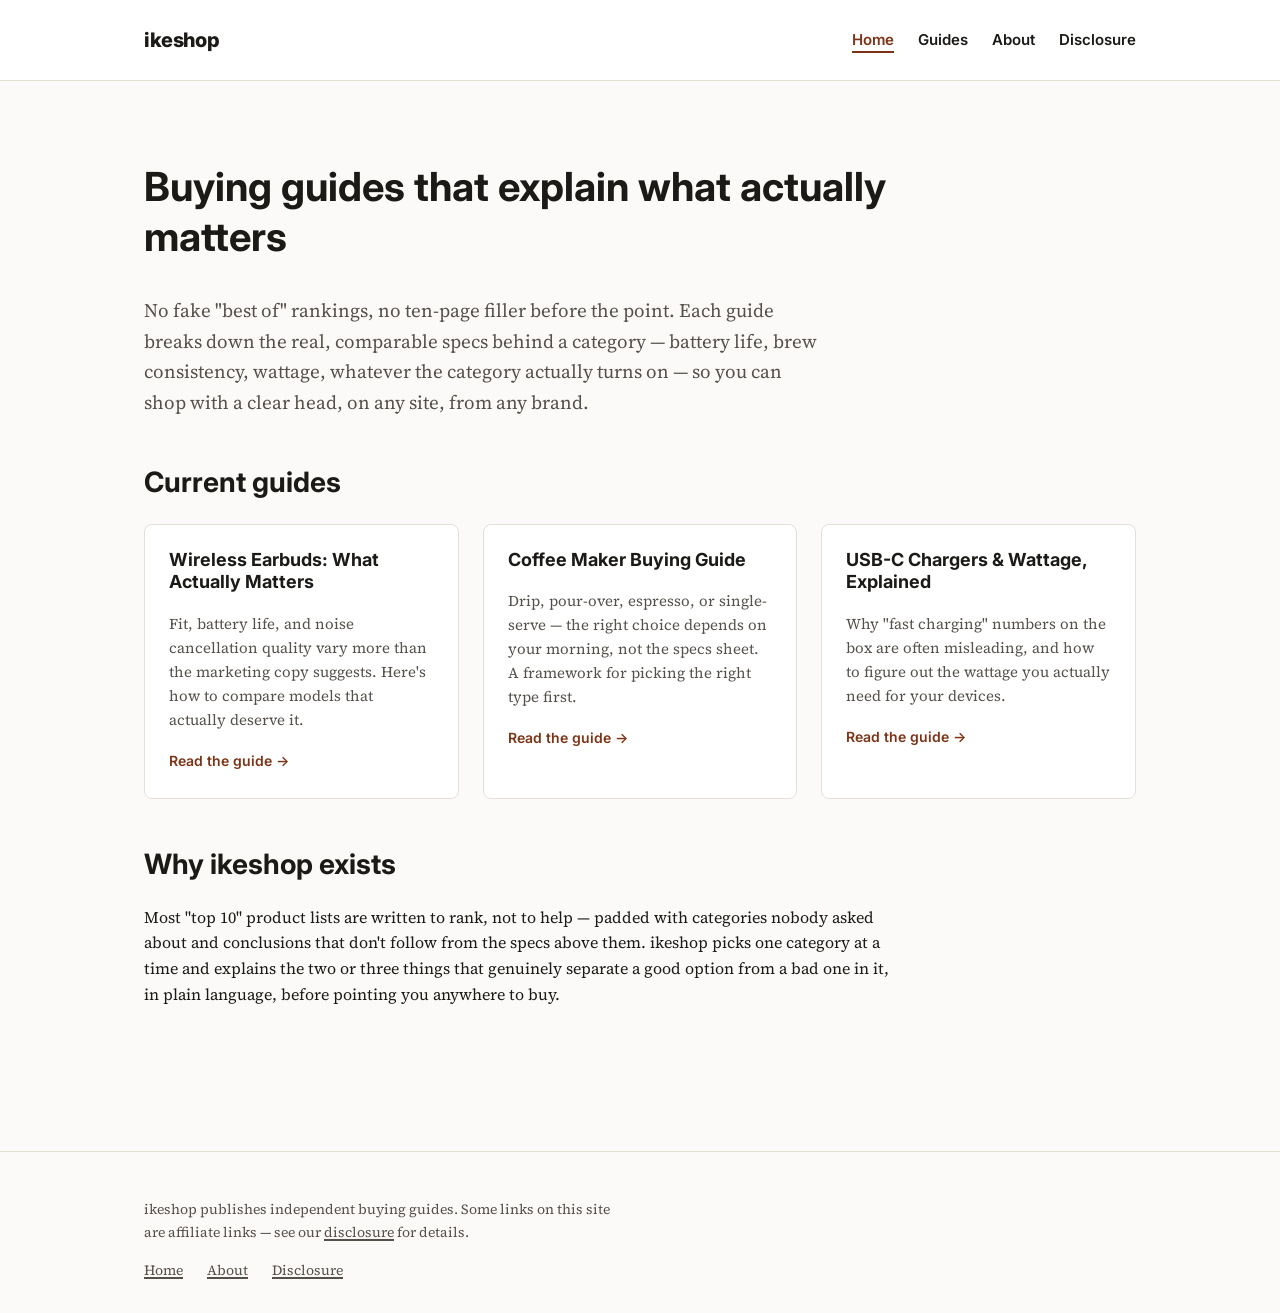
<file: index.html>
<!doctype html>
<html lang="en">
<head>
  <meta charset="UTF-8">
  <meta name="viewport" content="width=device-width, initial-scale=1">
  <title>ikeshop — Independent buying guides</title>
  <meta name="description" content="ikeshop publishes independent, no-nonsense buying guides that explain what actually matters before you buy — earbuds, coffee makers, chargers, and more.">
  <link rel="preconnect" href="https://fonts.googleapis.com">
  <link rel="preconnect" href="https://fonts.gstatic.com" crossorigin>
  <link href="https://fonts.googleapis.com/css2?family=Inter:wght@400;600;700;800&family=Source+Serif+4:opsz,wght@8..60,400;8..60,600&display=swap" rel="stylesheet">
  <link rel="stylesheet" href="style.css">
</head>
<body>
  <a class="skip-link" href="#main-content">Skip to content</a>

  <header class="site-header">
    <div class="header-inner">
      <a class="logo" href="index.html">ikeshop</a>
      <nav class="main-nav" aria-label="Main">
        <ul>
          <li><a href="index.html" aria-current="page">Home</a></li>
          <li><a href="index.html#guides">Guides</a></li>
          <li><a href="about.html">About</a></li>
          <li><a href="disclosure.html">Disclosure</a></li>
        </ul>
      </nav>
    </div>
  </header>

  <main id="main-content">
    <section class="hero">
      <h1>Buying guides that explain what actually matters</h1>
      <p class="lede">No fake "best of" rankings, no ten-page filler before the point. Each guide breaks down the real, comparable specs behind a category — battery life, brew consistency, wattage, whatever the category actually turns on — so you can shop with a clear head, on any site, from any brand.</p>
    </section>

    <section id="guides">
      <h2>Current guides</h2>
      <div class="guide-grid">
        <article class="guide-card">
          <h3>Wireless Earbuds: What Actually Matters</h3>
          <p>Fit, battery life, and noise cancellation quality vary more than the marketing copy suggests. Here's how to compare models that actually deserve it.</p>
          <a class="card-link" href="guide-wireless-earbuds.html">Read the guide →</a>
        </article>
        <article class="guide-card">
          <h3>Coffee Maker Buying Guide</h3>
          <p>Drip, pour-over, espresso, or single-serve — the right choice depends on your morning, not the specs sheet. A framework for picking the right type first.</p>
          <a class="card-link" href="guide-coffee-makers.html">Read the guide →</a>
        </article>
        <article class="guide-card">
          <h3>USB-C Chargers &amp; Wattage, Explained</h3>
          <p>Why "fast charging" numbers on the box are often misleading, and how to figure out the wattage you actually need for your devices.</p>
          <a class="card-link" href="guide-usb-c-chargers.html">Read the guide →</a>
        </article>
      </div>
    </section>

    <section>
      <h2>Why ikeshop exists</h2>
      <p class="prose">Most "top 10" product lists are written to rank, not to help — padded with categories nobody asked about and conclusions that don't follow from the specs above them. ikeshop picks one category at a time and explains the two or three things that genuinely separate a good option from a bad one in it, in plain language, before pointing you anywhere to buy.</p>
    </section>
  </main>

  <footer class="site-footer">
    <div class="footer-inner">
      <p>ikeshop publishes independent buying guides. Some links on this site are affiliate links — see our <a href="disclosure.html">disclosure</a> for details.</p>
      <ul class="footer-nav">
        <li><a href="index.html">Home</a></li>
        <li><a href="about.html">About</a></li>
        <li><a href="disclosure.html">Disclosure</a></li>
      </ul>
    </div>
  </footer>
</body>
</html>
</file>
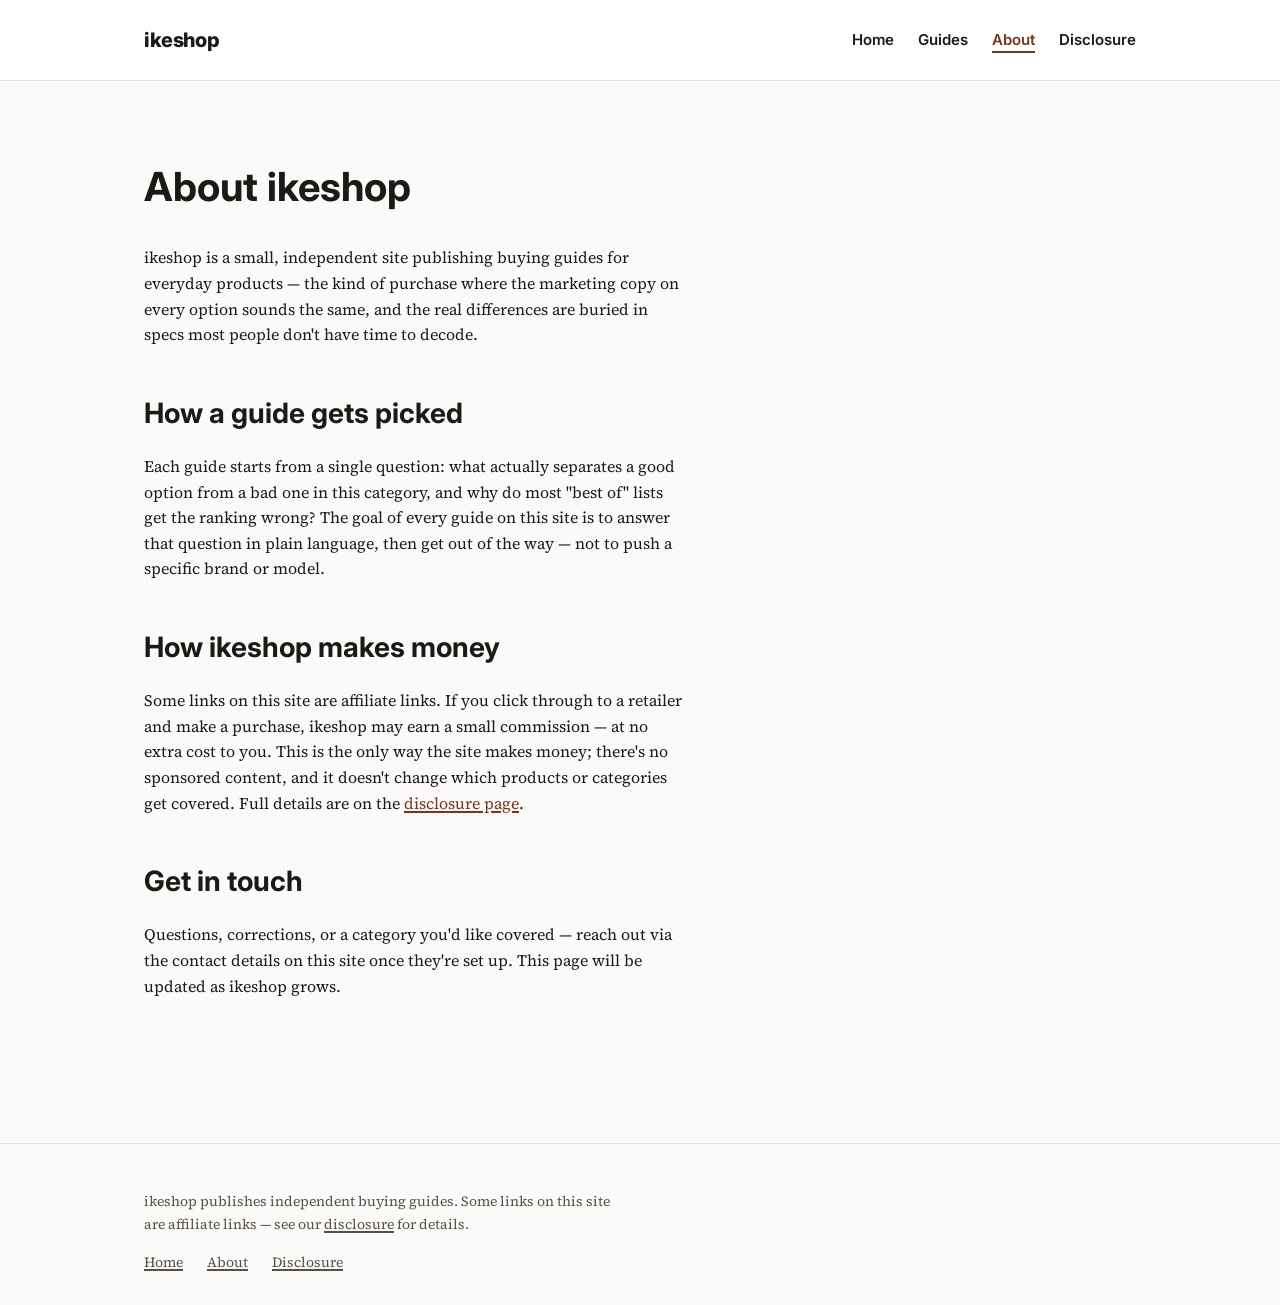
<file: about.html>
<!doctype html>
<html lang="en">
<head>
  <meta charset="UTF-8">
  <meta name="viewport" content="width=device-width, initial-scale=1">
  <title>About — ikeshop</title>
  <meta name="description" content="What ikeshop is, how it picks what to cover, and how it makes money.">
  <link rel="preconnect" href="https://fonts.googleapis.com">
  <link rel="preconnect" href="https://fonts.gstatic.com" crossorigin>
  <link href="https://fonts.googleapis.com/css2?family=Inter:wght@400;600;700;800&family=Source+Serif+4:opsz,wght@8..60,400;8..60,600&display=swap" rel="stylesheet">
  <link rel="stylesheet" href="style.css">
</head>
<body>
  <a class="skip-link" href="#main-content">Skip to content</a>

  <header class="site-header">
    <div class="header-inner">
      <a class="logo" href="index.html">ikeshop</a>
      <nav class="main-nav" aria-label="Main">
        <ul>
          <li><a href="index.html">Home</a></li>
          <li><a href="index.html#guides">Guides</a></li>
          <li><a href="about.html" aria-current="page">About</a></li>
          <li><a href="disclosure.html">Disclosure</a></li>
        </ul>
      </nav>
    </div>
  </header>

  <main id="main-content">
    <article class="prose">
      <h1>About ikeshop</h1>
      <p>ikeshop is a small, independent site publishing buying guides for everyday products — the kind of purchase where the marketing copy on every option sounds the same, and the real differences are buried in specs most people don't have time to decode.</p>

      <h2>How a guide gets picked</h2>
      <p>Each guide starts from a single question: what actually separates a good option from a bad one in this category, and why do most "best of" lists get the ranking wrong? The goal of every guide on this site is to answer that question in plain language, then get out of the way — not to push a specific brand or model.</p>

      <h2>How ikeshop makes money</h2>
      <p>Some links on this site are affiliate links. If you click through to a retailer and make a purchase, ikeshop may earn a small commission — at no extra cost to you. This is the only way the site makes money; there's no sponsored content, and it doesn't change which products or categories get covered. Full details are on the <a href="disclosure.html">disclosure page</a>.</p>

      <h2>Get in touch</h2>
      <p>Questions, corrections, or a category you'd like covered — reach out via the contact details on this site once they're set up. This page will be updated as ikeshop grows.</p>
    </article>
  </main>

  <footer class="site-footer">
    <div class="footer-inner">
      <p>ikeshop publishes independent buying guides. Some links on this site are affiliate links — see our <a href="disclosure.html">disclosure</a> for details.</p>
      <ul class="footer-nav">
        <li><a href="index.html">Home</a></li>
        <li><a href="about.html">About</a></li>
        <li><a href="disclosure.html">Disclosure</a></li>
      </ul>
    </div>
  </footer>
</body>
</html>
</file>
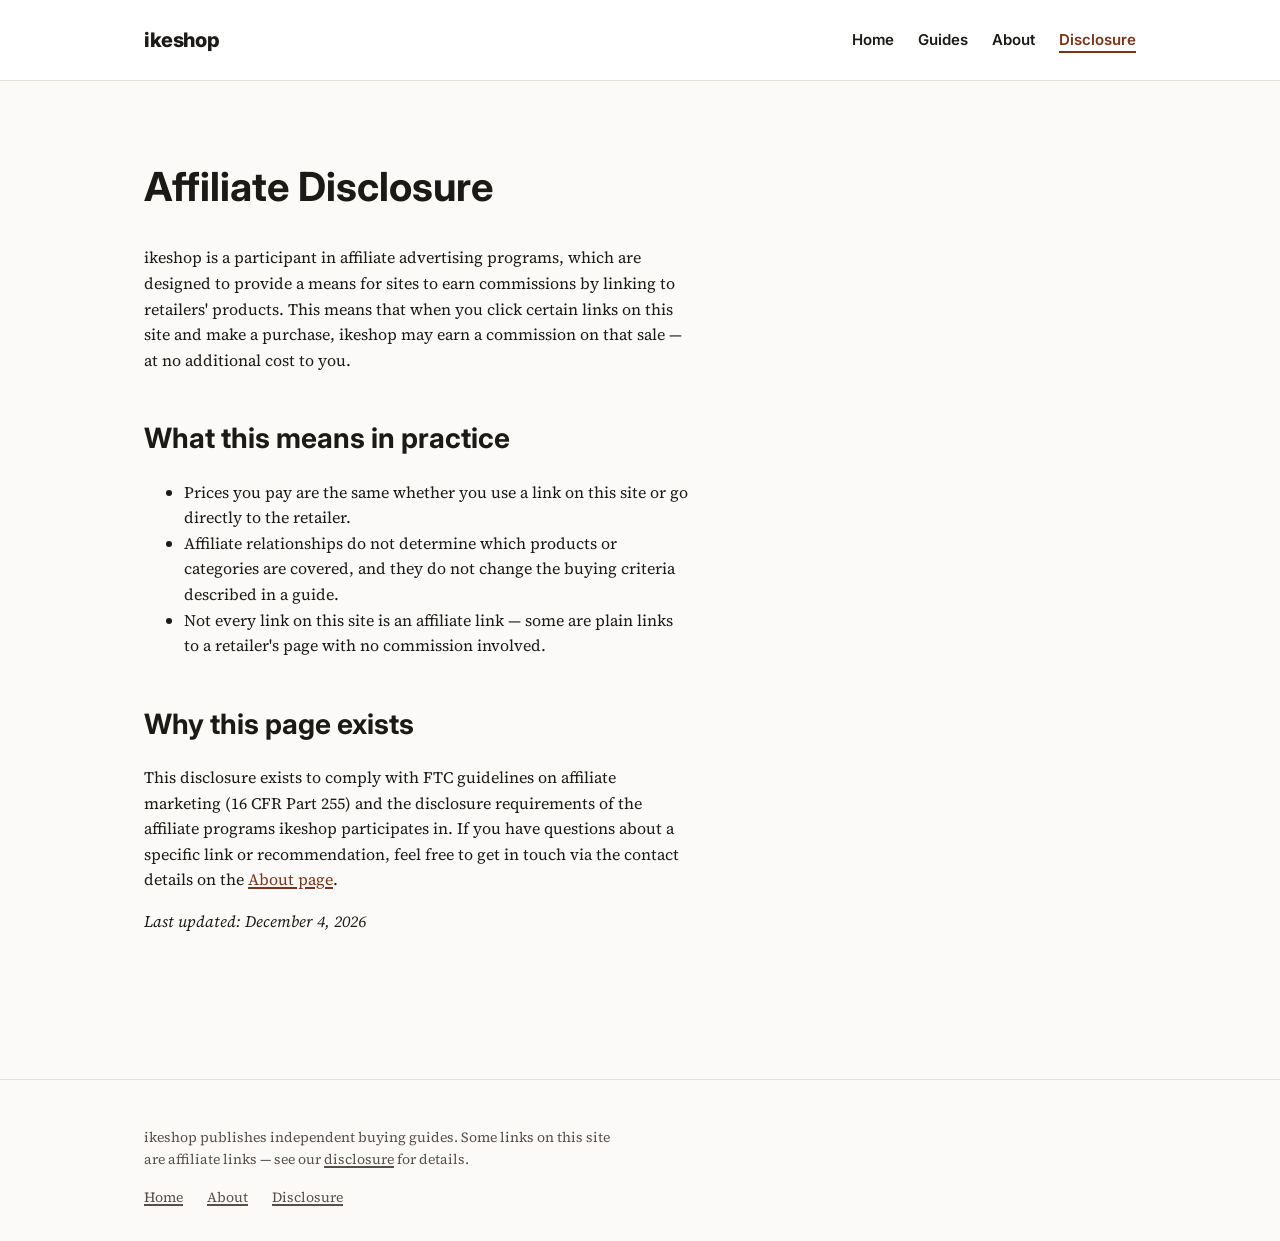
<file: disclosure.html>
<!doctype html>
<html lang="en">
<head>
  <meta charset="UTF-8">
  <meta name="viewport" content="width=device-width, initial-scale=1">
  <title>Affiliate Disclosure — ikeshop</title>
  <meta name="description" content="ikeshop's affiliate disclosure: how affiliate links work on this site and how they affect what gets recommended.">
  <link rel="preconnect" href="https://fonts.googleapis.com">
  <link rel="preconnect" href="https://fonts.gstatic.com" crossorigin>
  <link href="https://fonts.googleapis.com/css2?family=Inter:wght@400;600;700;800&family=Source+Serif+4:opsz,wght@8..60,400;8..60,600&display=swap" rel="stylesheet">
  <link rel="stylesheet" href="style.css">
</head>
<body>
  <a class="skip-link" href="#main-content">Skip to content</a>

  <header class="site-header">
    <div class="header-inner">
      <a class="logo" href="index.html">ikeshop</a>
      <nav class="main-nav" aria-label="Main">
        <ul>
          <li><a href="index.html">Home</a></li>
          <li><a href="index.html#guides">Guides</a></li>
          <li><a href="about.html">About</a></li>
          <li><a href="disclosure.html" aria-current="page">Disclosure</a></li>
        </ul>
      </nav>
    </div>
  </header>

  <main id="main-content">
    <article class="prose">
      <h1>Affiliate Disclosure</h1>
      <p>ikeshop is a participant in affiliate advertising programs, which are designed to provide a means for sites to earn commissions by linking to retailers' products. This means that when you click certain links on this site and make a purchase, ikeshop may earn a commission on that sale — at no additional cost to you.</p>

      <h2>What this means in practice</h2>
      <ul>
        <li>Prices you pay are the same whether you use a link on this site or go directly to the retailer.</li>
        <li>Affiliate relationships do not determine which products or categories are covered, and they do not change the buying criteria described in a guide.</li>
        <li>Not every link on this site is an affiliate link — some are plain links to a retailer's page with no commission involved.</li>
      </ul>

      <h2>Why this page exists</h2>
      <p>This disclosure exists to comply with FTC guidelines on affiliate marketing (16 CFR Part 255) and the disclosure requirements of the affiliate programs ikeshop participates in. If you have questions about a specific link or recommendation, feel free to get in touch via the contact details on the <a href="about.html">About page</a>.</p>

      <p><em>Last updated: <span id="updated-date"></span></em></p>
    </article>
  </main>

  <footer class="site-footer">
    <div class="footer-inner">
      <p>ikeshop publishes independent buying guides. Some links on this site are affiliate links — see our <a href="disclosure.html">disclosure</a> for details.</p>
      <ul class="footer-nav">
        <li><a href="index.html">Home</a></li>
        <li><a href="about.html">About</a></li>
        <li><a href="disclosure.html">Disclosure</a></li>
      </ul>
    </div>
  </footer>

  <script>
    document.getElementById('updated-date').textContent = new Date().toLocaleDateString('en-US', { year: 'numeric', month: 'long', day: 'numeric' });
  </script>
</body>
</html>
</file>
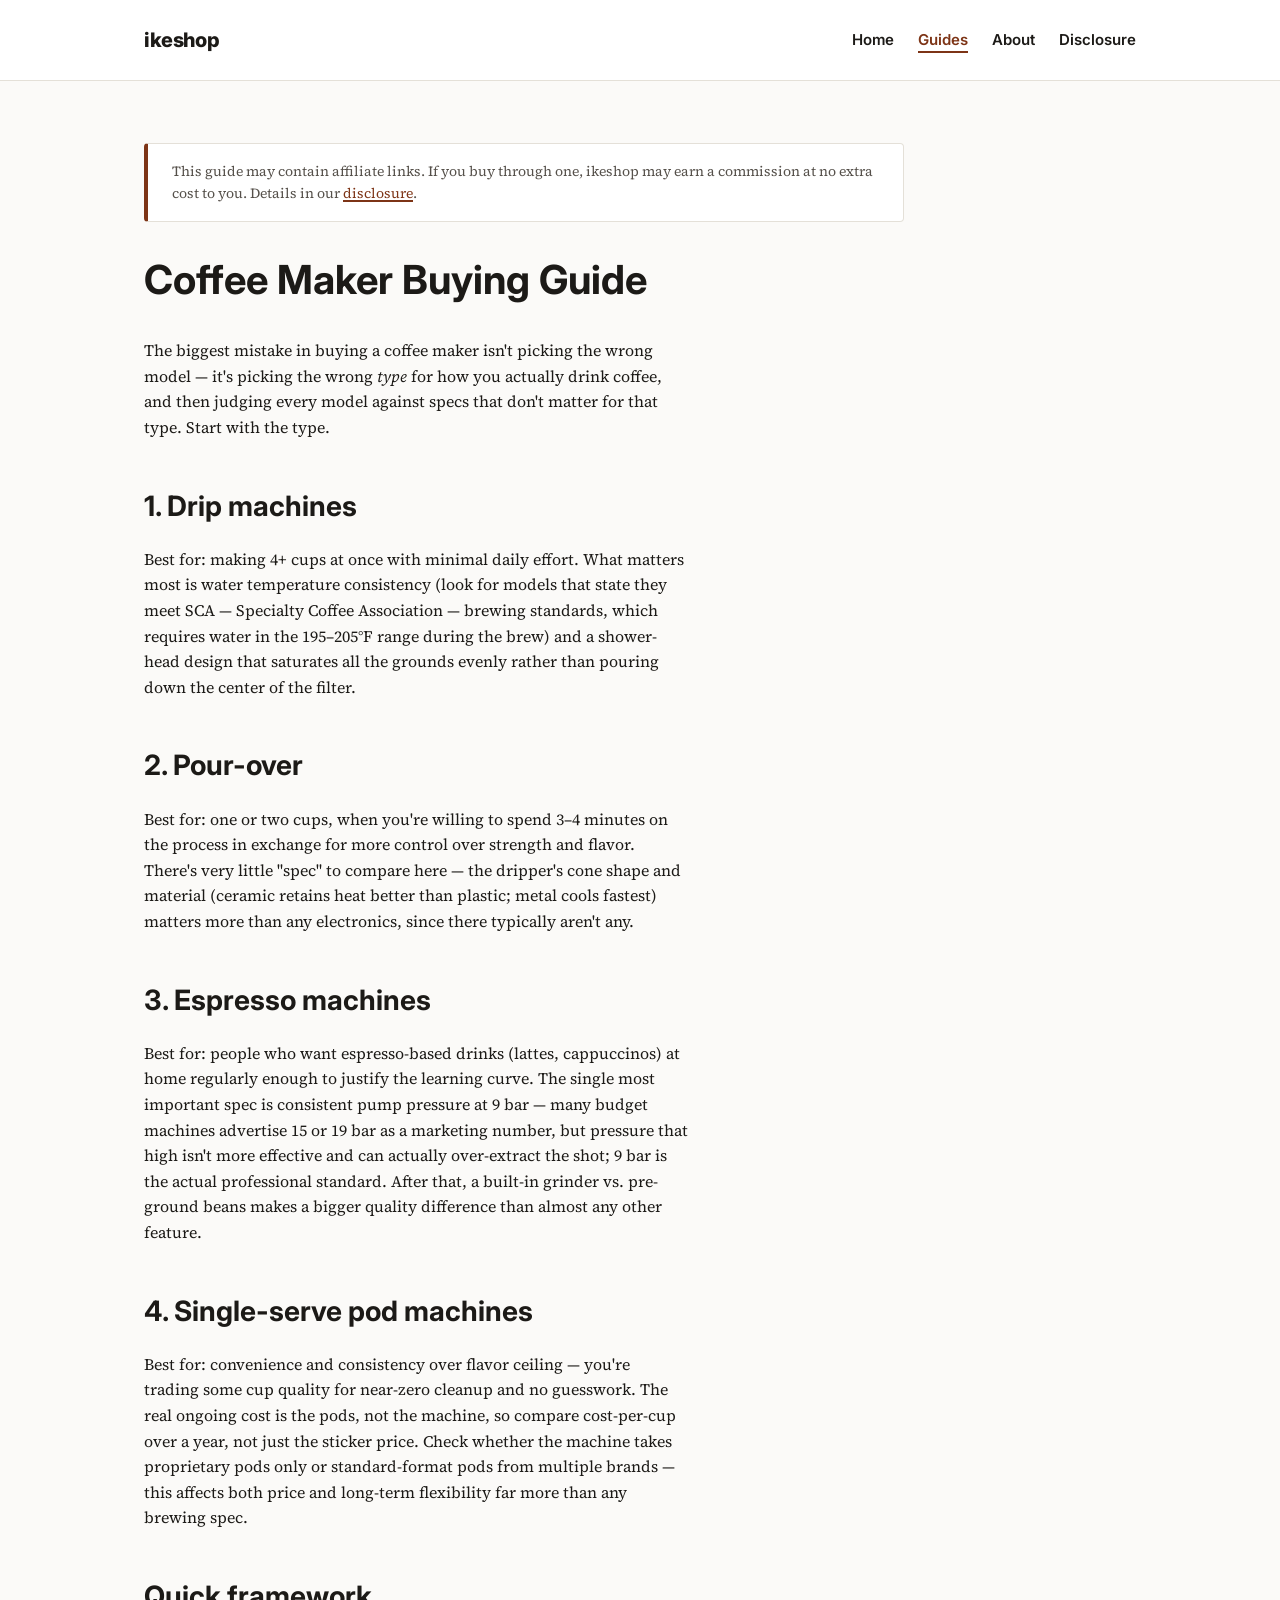
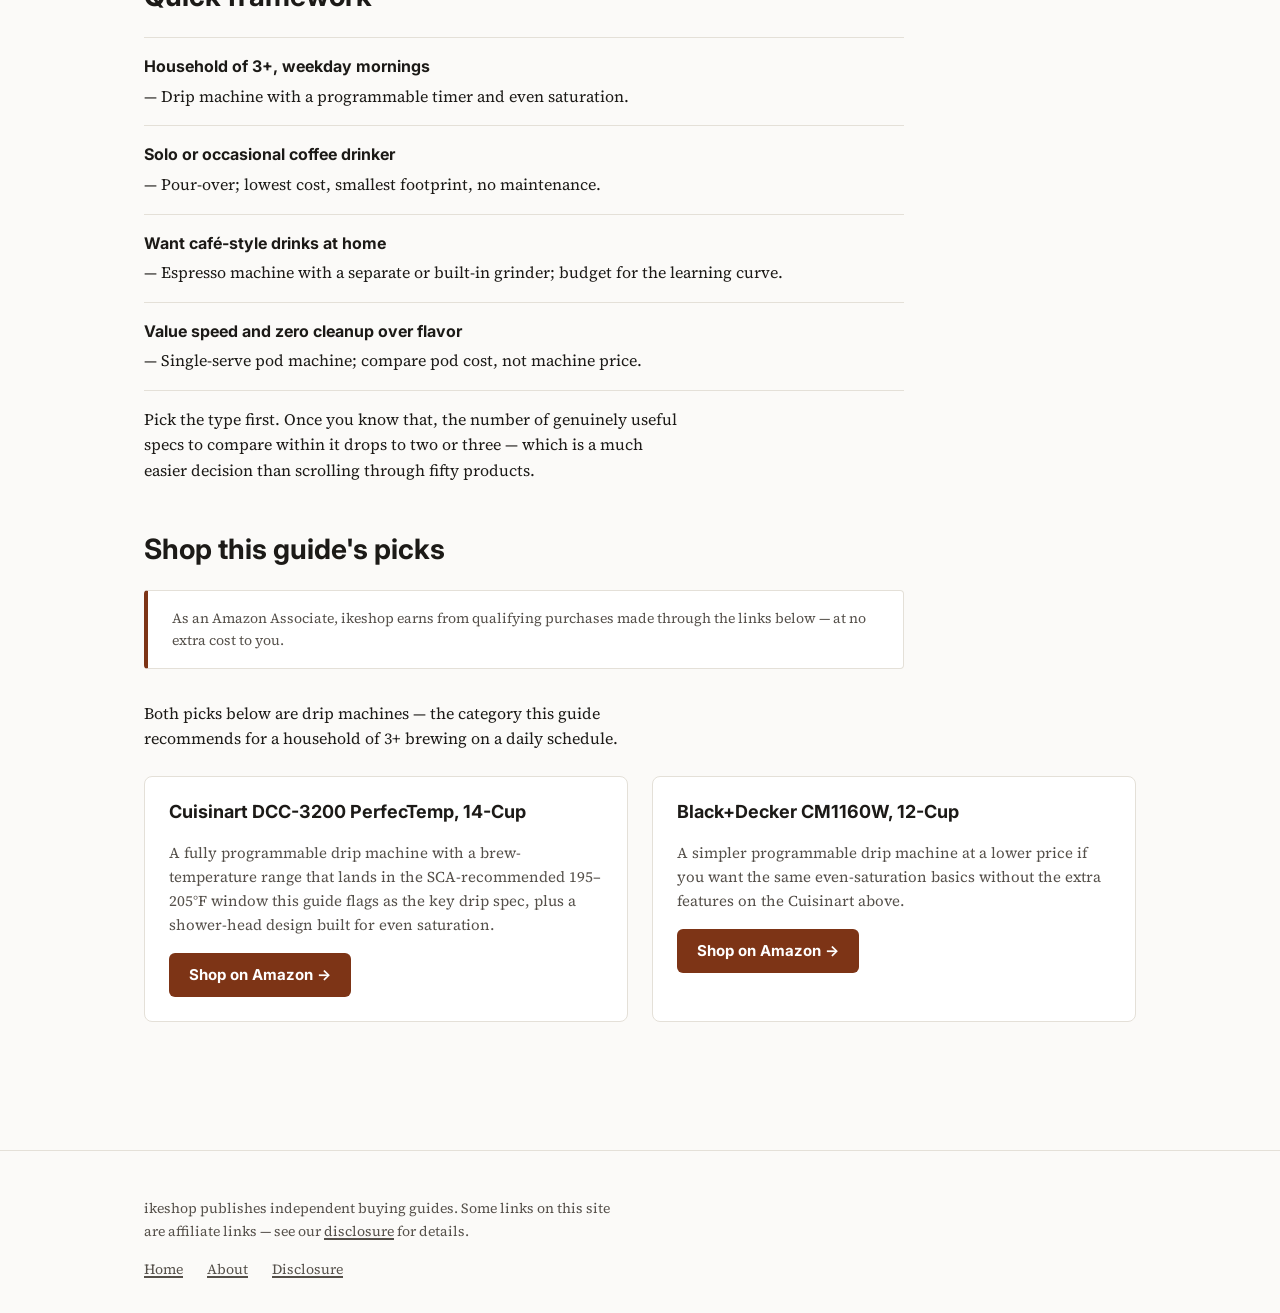
<file: guide-coffee-makers.html>
<!doctype html>
<html lang="en">
<head>
  <meta charset="UTF-8">
  <meta name="viewport" content="width=device-width, initial-scale=1">
  <title>Coffee Maker Buying Guide — ikeshop</title>
  <meta name="description" content="A framework for choosing the right type of coffee maker for your morning first, then the right model within that type.">
  <link rel="preconnect" href="https://fonts.googleapis.com">
  <link rel="preconnect" href="https://fonts.gstatic.com" crossorigin>
  <link href="https://fonts.googleapis.com/css2?family=Inter:wght@400;600;700;800&family=Source+Serif+4:opsz,wght@8..60,400;8..60,600&display=swap" rel="stylesheet">
  <link rel="stylesheet" href="style.css">
</head>
<body>
  <a class="skip-link" href="#main-content">Skip to content</a>

  <header class="site-header">
    <div class="header-inner">
      <a class="logo" href="index.html">ikeshop</a>
      <nav class="main-nav" aria-label="Main">
        <ul>
          <li><a href="index.html">Home</a></li>
          <li><a href="index.html#guides" aria-current="page">Guides</a></li>
          <li><a href="about.html">About</a></li>
          <li><a href="disclosure.html">Disclosure</a></li>
        </ul>
      </nav>
    </div>
  </header>

  <main id="main-content">
    <p class="disclosure-note">This guide may contain affiliate links. If you buy through one, ikeshop may earn a commission at no extra cost to you. Details in our <a href="disclosure.html">disclosure</a>.</p>

    <article class="prose">
      <h1>Coffee Maker Buying Guide</h1>
      <p>The biggest mistake in buying a coffee maker isn't picking the wrong model — it's picking the wrong <em>type</em> for how you actually drink coffee, and then judging every model against specs that don't matter for that type. Start with the type.</p>

      <h2>1. Drip machines</h2>
      <p>Best for: making 4+ cups at once with minimal daily effort. What matters most is water temperature consistency (look for models that state they meet SCA — Specialty Coffee Association — brewing standards, which requires water in the 195–205°F range during the brew) and a shower-head design that saturates all the grounds evenly rather than pouring down the center of the filter.</p>

      <h2>2. Pour-over</h2>
      <p>Best for: one or two cups, when you're willing to spend 3–4 minutes on the process in exchange for more control over strength and flavor. There's very little "spec" to compare here — the dripper's cone shape and material (ceramic retains heat better than plastic; metal cools fastest) matters more than any electronics, since there typically aren't any.</p>

      <h2>3. Espresso machines</h2>
      <p>Best for: people who want espresso-based drinks (lattes, cappuccinos) at home regularly enough to justify the learning curve. The single most important spec is consistent pump pressure at 9 bar — many budget machines advertise 15 or 19 bar as a marketing number, but pressure that high isn't more effective and can actually over-extract the shot; 9 bar is the actual professional standard. After that, a built-in grinder vs. pre-ground beans makes a bigger quality difference than almost any other feature.</p>

      <h2>4. Single-serve pod machines</h2>
      <p>Best for: convenience and consistency over flavor ceiling — you're trading some cup quality for near-zero cleanup and no guesswork. The real ongoing cost is the pods, not the machine, so compare cost-per-cup over a year, not just the sticker price. Check whether the machine takes proprietary pods only or standard-format pods from multiple brands — this affects both price and long-term flexibility far more than any brewing spec.</p>

      <h2>Quick framework</h2>
      <ul class="criteria-list">
        <li><strong>Household of 3+, weekday mornings</strong> — Drip machine with a programmable timer and even saturation.</li>
        <li><strong>Solo or occasional coffee drinker</strong> — Pour-over; lowest cost, smallest footprint, no maintenance.</li>
        <li><strong>Want café-style drinks at home</strong> — Espresso machine with a separate or built-in grinder; budget for the learning curve.</li>
        <li><strong>Value speed and zero cleanup over flavor</strong> — Single-serve pod machine; compare pod cost, not machine price.</li>
      </ul>

      <p>Pick the type first. Once you know that, the number of genuinely useful specs to compare within it drops to two or three — which is a much easier decision than scrolling through fifty products.</p>
    </article>
    <section class="shop-picks">
      <h2>Shop this guide's picks</h2>
      <p class="disclosure-note">As an Amazon Associate, ikeshop earns from qualifying purchases made through the links below — at no extra cost to you.</p>
      <p>Both picks below are drip machines — the category this guide recommends for a household of 3+ brewing on a daily schedule.</p>
      <div class="guide-grid">
        <article class="guide-card">
          <h3>Cuisinart DCC-3200 PerfecTemp, 14-Cup</h3>
          <p>A fully programmable drip machine with a brew-temperature range that lands in the SCA-recommended 195–205°F window this guide flags as the key drip spec, plus a shower-head design built for even saturation.</p>
          <a class="btn" href="https://www.amazon.com/dp/B00MVWGQX0?tag=ikeshop03-20" rel="nofollow sponsored noopener" target="_blank">Shop on Amazon →</a>
        </article>
        <article class="guide-card">
          <h3>Black+Decker CM1160W, 12-Cup</h3>
          <p>A simpler programmable drip machine at a lower price if you want the same even-saturation basics without the extra features on the Cuisinart above.</p>
          <a class="btn" href="https://www.amazon.com/dp/B01GJOMWYC?tag=ikeshop03-20" rel="nofollow sponsored noopener" target="_blank">Shop on Amazon →</a>
        </article>
      </div>
    </section>
  </main>

  <footer class="site-footer">
    <div class="footer-inner">
      <p>ikeshop publishes independent buying guides. Some links on this site are affiliate links — see our <a href="disclosure.html">disclosure</a> for details.</p>
      <ul class="footer-nav">
        <li><a href="index.html">Home</a></li>
        <li><a href="about.html">About</a></li>
        <li><a href="disclosure.html">Disclosure</a></li>
      </ul>
    </div>
  </footer>
</body>
</html>
</file>
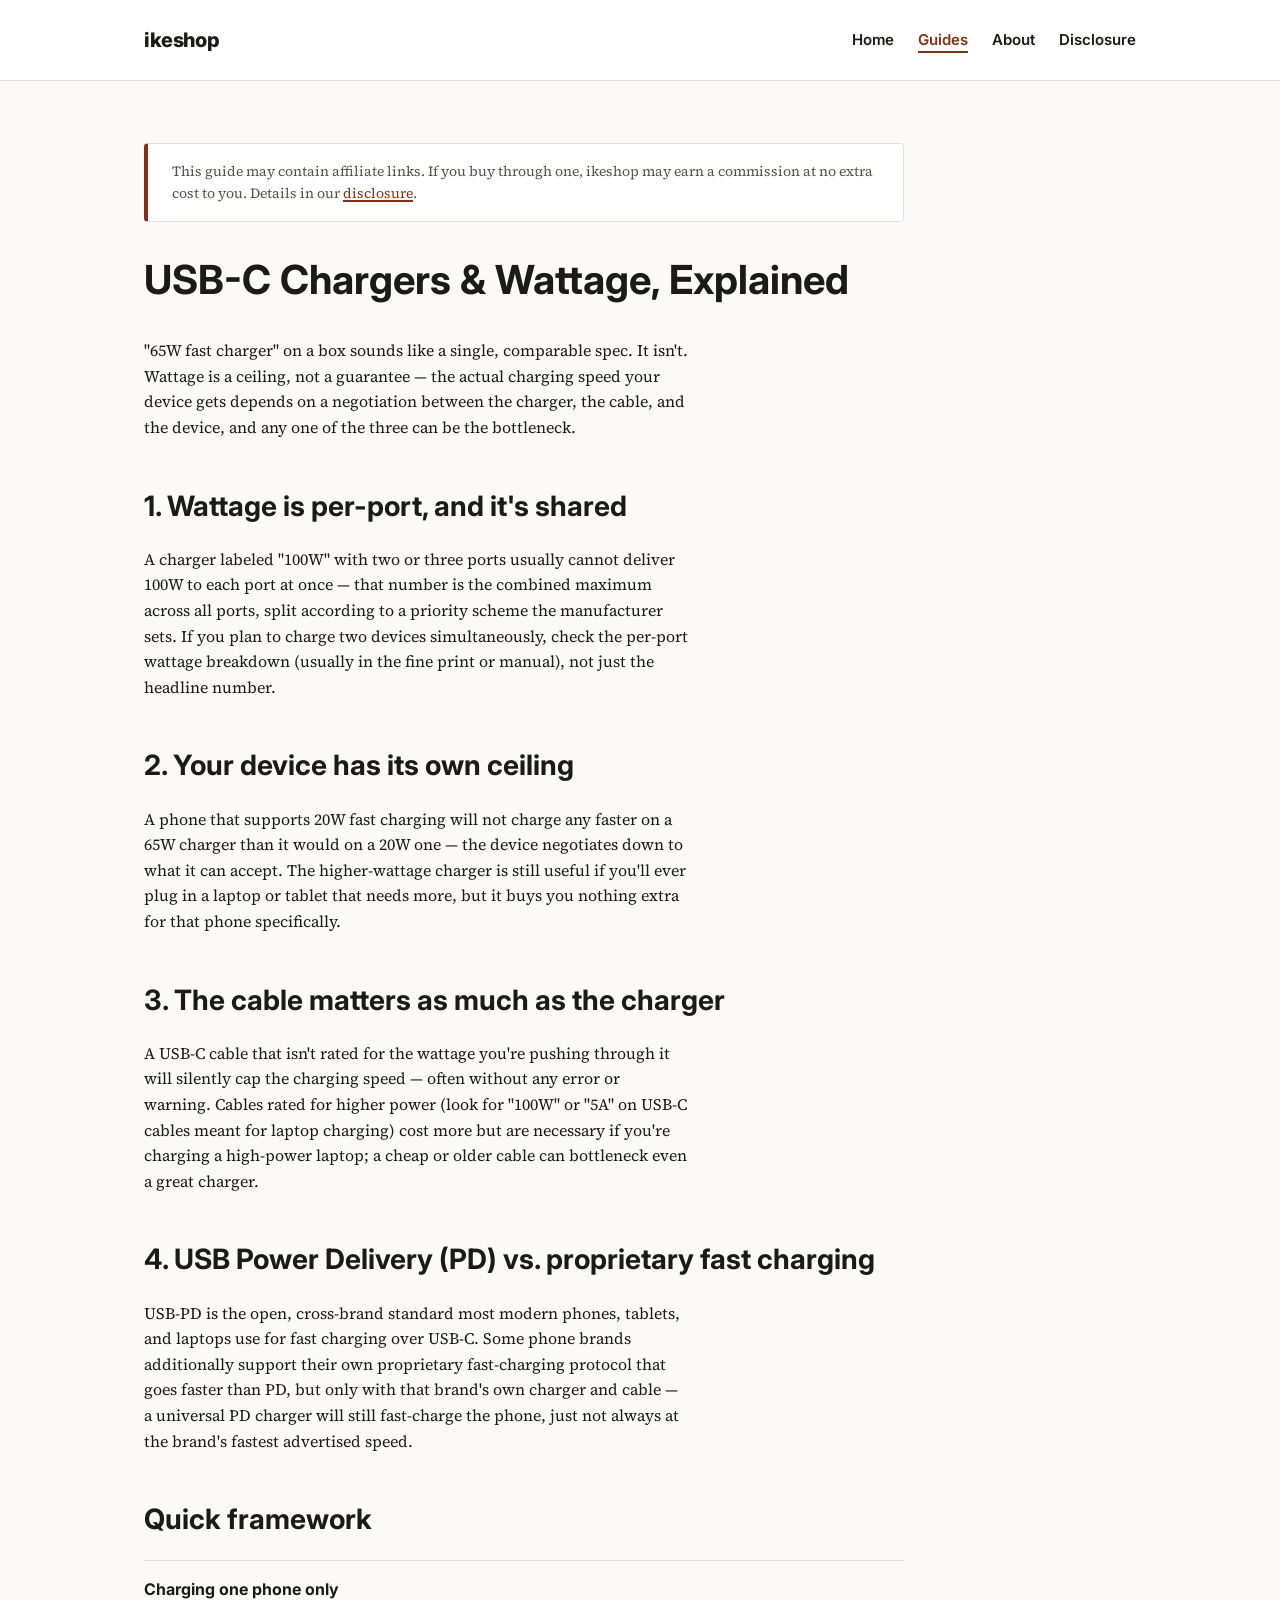
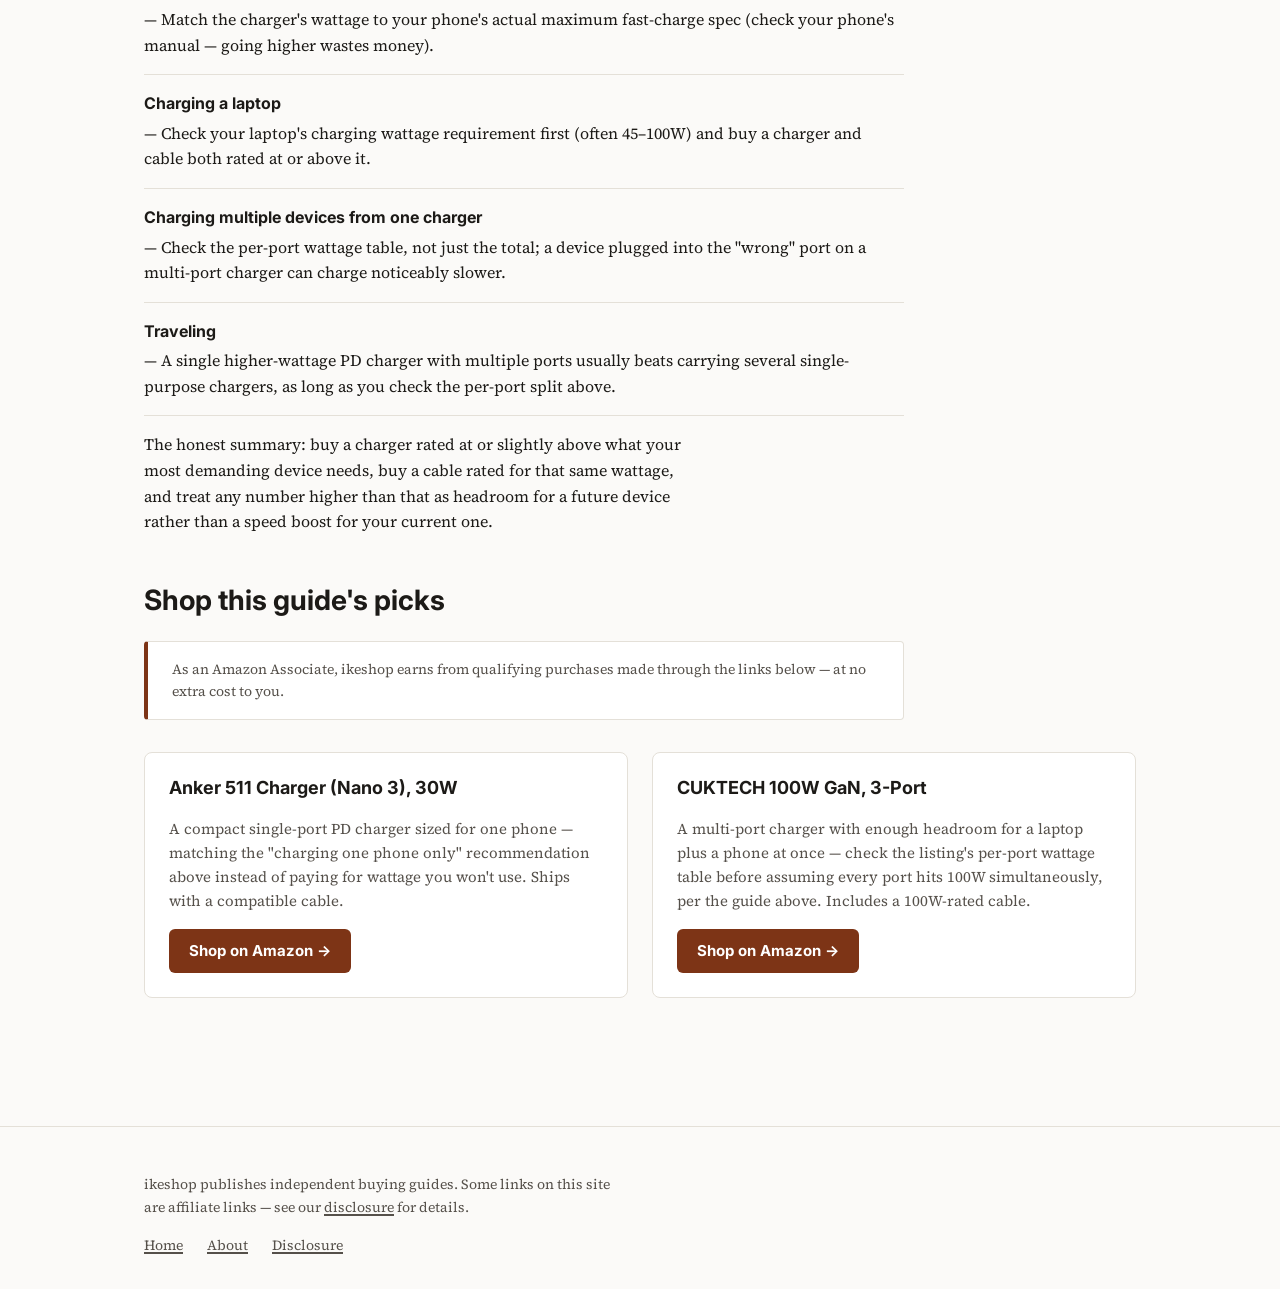
<file: guide-usb-c-chargers.html>
<!doctype html>
<html lang="en">
<head>
  <meta charset="UTF-8">
  <meta name="viewport" content="width=device-width, initial-scale=1">
  <title>USB-C Chargers &amp; Wattage, Explained — ikeshop</title>
  <meta name="description" content="Why fast-charging wattage claims on the box are often misleading, and how to figure out the charger wattage you actually need.">
  <link rel="preconnect" href="https://fonts.googleapis.com">
  <link rel="preconnect" href="https://fonts.gstatic.com" crossorigin>
  <link href="https://fonts.googleapis.com/css2?family=Inter:wght@400;600;700;800&family=Source+Serif+4:opsz,wght@8..60,400;8..60,600&display=swap" rel="stylesheet">
  <link rel="stylesheet" href="style.css">
</head>
<body>
  <a class="skip-link" href="#main-content">Skip to content</a>

  <header class="site-header">
    <div class="header-inner">
      <a class="logo" href="index.html">ikeshop</a>
      <nav class="main-nav" aria-label="Main">
        <ul>
          <li><a href="index.html">Home</a></li>
          <li><a href="index.html#guides" aria-current="page">Guides</a></li>
          <li><a href="about.html">About</a></li>
          <li><a href="disclosure.html">Disclosure</a></li>
        </ul>
      </nav>
    </div>
  </header>

  <main id="main-content">
    <p class="disclosure-note">This guide may contain affiliate links. If you buy through one, ikeshop may earn a commission at no extra cost to you. Details in our <a href="disclosure.html">disclosure</a>.</p>

    <article class="prose">
      <h1>USB-C Chargers &amp; Wattage, Explained</h1>
      <p>"65W fast charger" on a box sounds like a single, comparable spec. It isn't. Wattage is a ceiling, not a guarantee — the actual charging speed your device gets depends on a negotiation between the charger, the cable, and the device, and any one of the three can be the bottleneck.</p>

      <h2>1. Wattage is per-port, and it's shared</h2>
      <p>A charger labeled "100W" with two or three ports usually cannot deliver 100W to each port at once — that number is the combined maximum across all ports, split according to a priority scheme the manufacturer sets. If you plan to charge two devices simultaneously, check the per-port wattage breakdown (usually in the fine print or manual), not just the headline number.</p>

      <h2>2. Your device has its own ceiling</h2>
      <p>A phone that supports 20W fast charging will not charge any faster on a 65W charger than it would on a 20W one — the device negotiates down to what it can accept. The higher-wattage charger is still useful if you'll ever plug in a laptop or tablet that needs more, but it buys you nothing extra for that phone specifically.</p>

      <h2>3. The cable matters as much as the charger</h2>
      <p>A USB-C cable that isn't rated for the wattage you're pushing through it will silently cap the charging speed — often without any error or warning. Cables rated for higher power (look for "100W" or "5A" on USB-C cables meant for laptop charging) cost more but are necessary if you're charging a high-power laptop; a cheap or older cable can bottleneck even a great charger.</p>

      <h2>4. USB Power Delivery (PD) vs. proprietary fast charging</h2>
      <p>USB-PD is the open, cross-brand standard most modern phones, tablets, and laptops use for fast charging over USB-C. Some phone brands additionally support their own proprietary fast-charging protocol that goes faster than PD, but only with that brand's own charger and cable — a universal PD charger will still fast-charge the phone, just not always at the brand's fastest advertised speed.</p>

      <h2>Quick framework</h2>
      <ul class="criteria-list">
        <li><strong>Charging one phone only</strong> — Match the charger's wattage to your phone's actual maximum fast-charge spec (check your phone's manual — going higher wastes money).</li>
        <li><strong>Charging a laptop</strong> — Check your laptop's charging wattage requirement first (often 45–100W) and buy a charger and cable both rated at or above it.</li>
        <li><strong>Charging multiple devices from one charger</strong> — Check the per-port wattage table, not just the total; a device plugged into the "wrong" port on a multi-port charger can charge noticeably slower.</li>
        <li><strong>Traveling</strong> — A single higher-wattage PD charger with multiple ports usually beats carrying several single-purpose chargers, as long as you check the per-port split above.</li>
      </ul>

      <p>The honest summary: buy a charger rated at or slightly above what your most demanding device needs, buy a cable rated for that same wattage, and treat any number higher than that as headroom for a future device rather than a speed boost for your current one.</p>
    </article>
    <section class="shop-picks">
      <h2>Shop this guide's picks</h2>
      <p class="disclosure-note">As an Amazon Associate, ikeshop earns from qualifying purchases made through the links below — at no extra cost to you.</p>
      <div class="guide-grid">
        <article class="guide-card">
          <h3>Anker 511 Charger (Nano 3), 30W</h3>
          <p>A compact single-port PD charger sized for one phone — matching the "charging one phone only" recommendation above instead of paying for wattage you won't use. Ships with a compatible cable.</p>
          <a class="btn" href="https://www.amazon.com/dp/B0B42DWV4B?tag=ikeshop03-20" rel="nofollow sponsored noopener" target="_blank">Shop on Amazon →</a>
        </article>
        <article class="guide-card">
          <h3>CUKTECH 100W GaN, 3-Port</h3>
          <p>A multi-port charger with enough headroom for a laptop plus a phone at once — check the listing's per-port wattage table before assuming every port hits 100W simultaneously, per the guide above. Includes a 100W-rated cable.</p>
          <a class="btn" href="https://www.amazon.com/dp/B0DM6FNVPS?tag=ikeshop03-20" rel="nofollow sponsored noopener" target="_blank">Shop on Amazon →</a>
        </article>
      </div>
    </section>
  </main>

  <footer class="site-footer">
    <div class="footer-inner">
      <p>ikeshop publishes independent buying guides. Some links on this site are affiliate links — see our <a href="disclosure.html">disclosure</a> for details.</p>
      <ul class="footer-nav">
        <li><a href="index.html">Home</a></li>
        <li><a href="about.html">About</a></li>
        <li><a href="disclosure.html">Disclosure</a></li>
      </ul>
    </div>
  </footer>
</body>
</html>
</file>
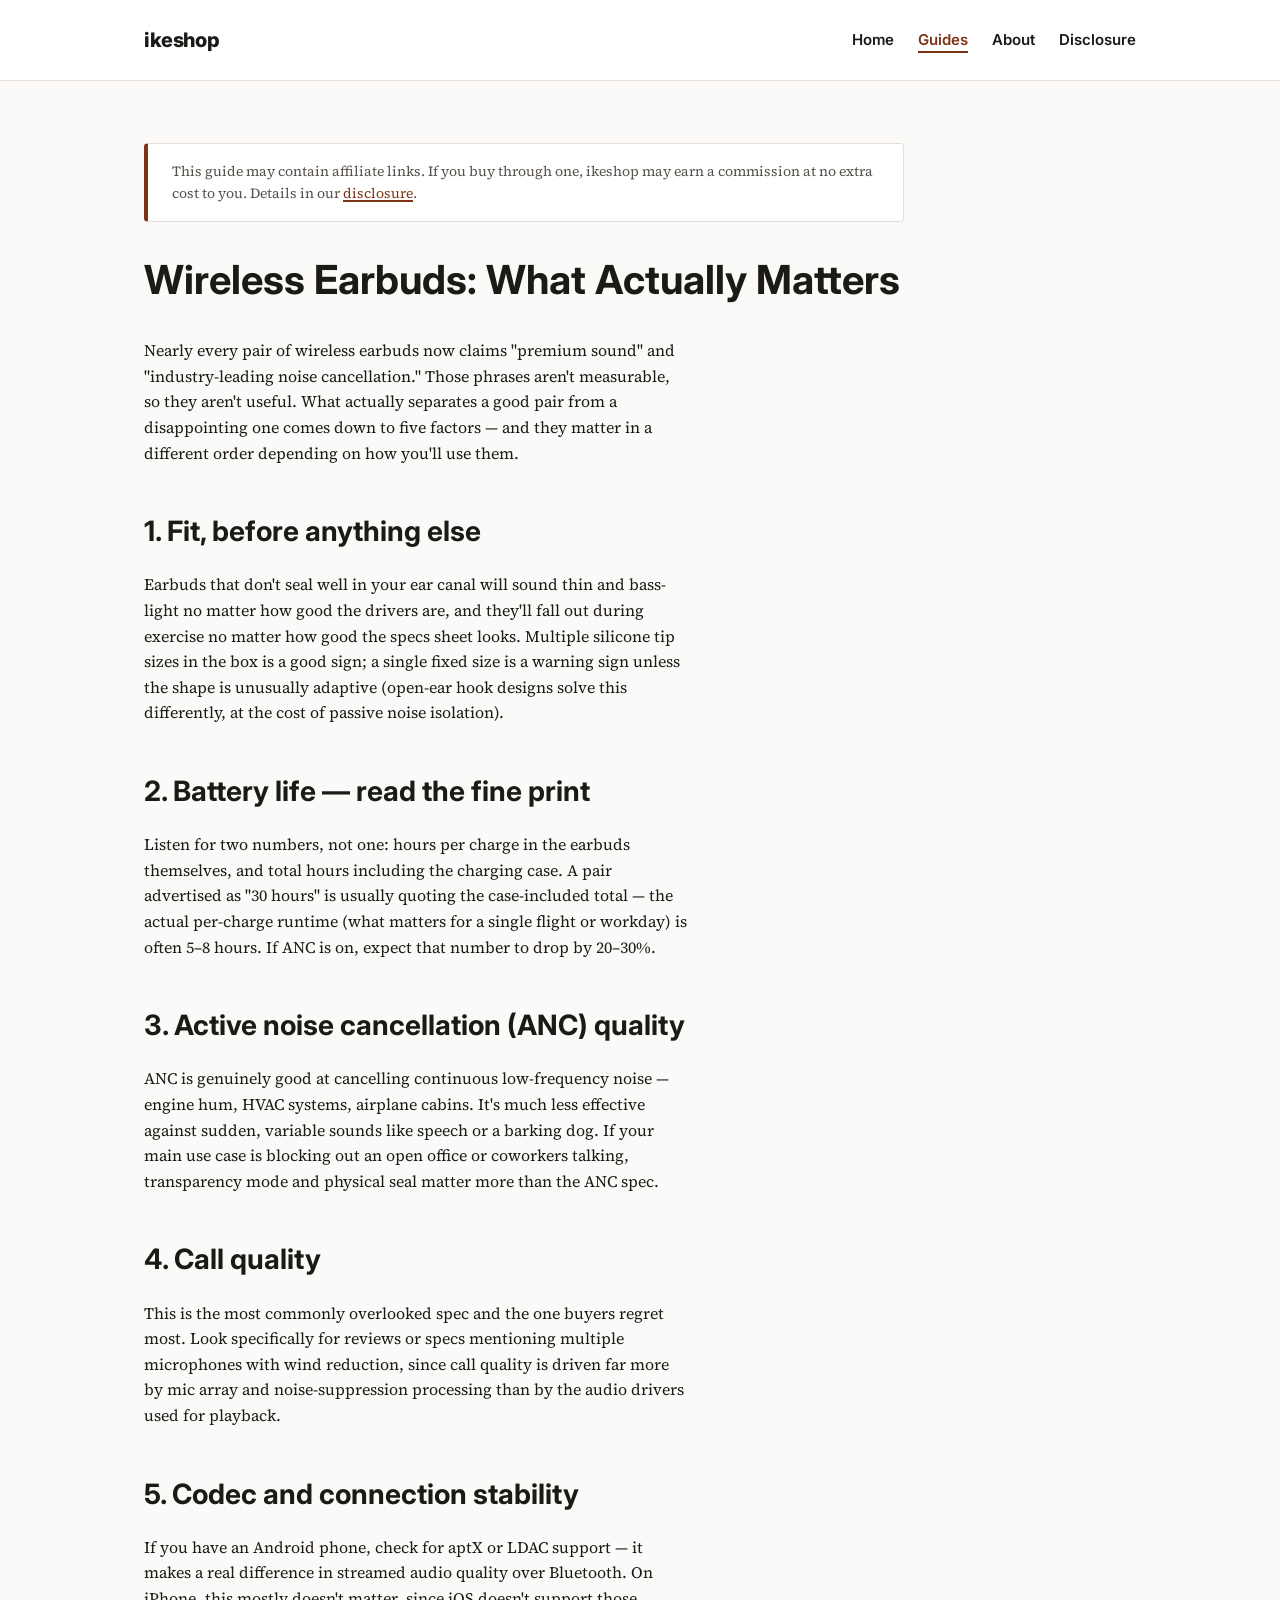
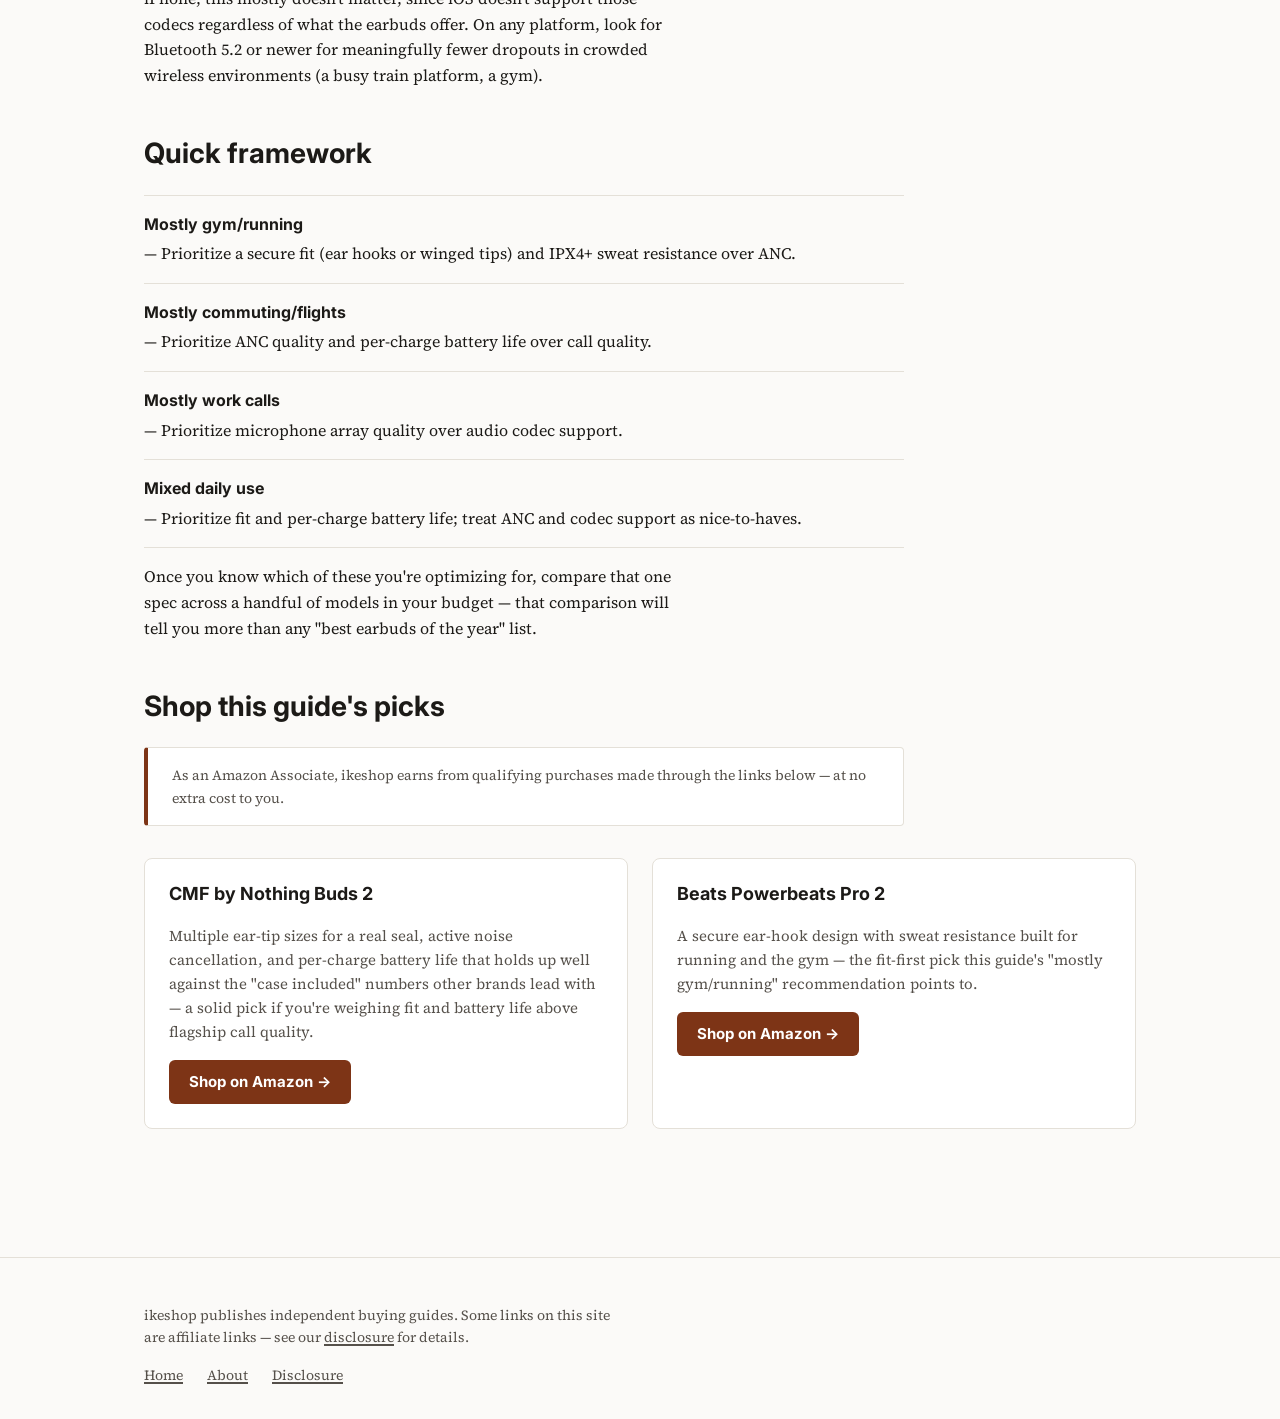
<file: guide-wireless-earbuds.html>
<!doctype html>
<html lang="en">
<head>
  <meta charset="UTF-8">
  <meta name="viewport" content="width=device-width, initial-scale=1">
  <title>Wireless Earbuds: What Actually Matters — ikeshop</title>
  <meta name="description" content="A plain-language guide to the specs and fit factors that actually separate good wireless earbuds from bad ones — battery life, ANC, fit, and call quality.">
  <link rel="preconnect" href="https://fonts.googleapis.com">
  <link rel="preconnect" href="https://fonts.gstatic.com" crossorigin>
  <link href="https://fonts.googleapis.com/css2?family=Inter:wght@400;600;700;800&family=Source+Serif+4:opsz,wght@8..60,400;8..60,600&display=swap" rel="stylesheet">
  <link rel="stylesheet" href="style.css">
</head>
<body>
  <a class="skip-link" href="#main-content">Skip to content</a>

  <header class="site-header">
    <div class="header-inner">
      <a class="logo" href="index.html">ikeshop</a>
      <nav class="main-nav" aria-label="Main">
        <ul>
          <li><a href="index.html">Home</a></li>
          <li><a href="index.html#guides" aria-current="page">Guides</a></li>
          <li><a href="about.html">About</a></li>
          <li><a href="disclosure.html">Disclosure</a></li>
        </ul>
      </nav>
    </div>
  </header>

  <main id="main-content">
    <p class="disclosure-note">This guide may contain affiliate links. If you buy through one, ikeshop may earn a commission at no extra cost to you. Details in our <a href="disclosure.html">disclosure</a>.</p>

    <article class="prose">
      <h1>Wireless Earbuds: What Actually Matters</h1>
      <p>Nearly every pair of wireless earbuds now claims "premium sound" and "industry-leading noise cancellation." Those phrases aren't measurable, so they aren't useful. What actually separates a good pair from a disappointing one comes down to five factors — and they matter in a different order depending on how you'll use them.</p>

      <h2>1. Fit, before anything else</h2>
      <p>Earbuds that don't seal well in your ear canal will sound thin and bass-light no matter how good the drivers are, and they'll fall out during exercise no matter how good the specs sheet looks. Multiple silicone tip sizes in the box is a good sign; a single fixed size is a warning sign unless the shape is unusually adaptive (open-ear hook designs solve this differently, at the cost of passive noise isolation).</p>

      <h2>2. Battery life — read the fine print</h2>
      <p>Listen for two numbers, not one: hours per charge in the earbuds themselves, and total hours including the charging case. A pair advertised as "30 hours" is usually quoting the case-included total — the actual per-charge runtime (what matters for a single flight or workday) is often 5–8 hours. If ANC is on, expect that number to drop by 20–30%.</p>

      <h2>3. Active noise cancellation (ANC) quality</h2>
      <p>ANC is genuinely good at cancelling continuous low-frequency noise — engine hum, HVAC systems, airplane cabins. It's much less effective against sudden, variable sounds like speech or a barking dog. If your main use case is blocking out an open office or coworkers talking, transparency mode and physical seal matter more than the ANC spec.</p>

      <h2>4. Call quality</h2>
      <p>This is the most commonly overlooked spec and the one buyers regret most. Look specifically for reviews or specs mentioning multiple microphones with wind reduction, since call quality is driven far more by mic array and noise-suppression processing than by the audio drivers used for playback.</p>

      <h2>5. Codec and connection stability</h2>
      <p>If you have an Android phone, check for aptX or LDAC support — it makes a real difference in streamed audio quality over Bluetooth. On iPhone, this mostly doesn't matter, since iOS doesn't support those codecs regardless of what the earbuds offer. On any platform, look for Bluetooth 5.2 or newer for meaningfully fewer dropouts in crowded wireless environments (a busy train platform, a gym).</p>

      <h2>Quick framework</h2>
      <ul class="criteria-list">
        <li><strong>Mostly gym/running</strong> — Prioritize a secure fit (ear hooks or winged tips) and IPX4+ sweat resistance over ANC.</li>
        <li><strong>Mostly commuting/flights</strong> — Prioritize ANC quality and per-charge battery life over call quality.</li>
        <li><strong>Mostly work calls</strong> — Prioritize microphone array quality over audio codec support.</li>
        <li><strong>Mixed daily use</strong> — Prioritize fit and per-charge battery life; treat ANC and codec support as nice-to-haves.</li>
      </ul>

      <p>Once you know which of these you're optimizing for, compare that one spec across a handful of models in your budget — that comparison will tell you more than any "best earbuds of the year" list.</p>
    </article>
    <section class="shop-picks">
      <h2>Shop this guide's picks</h2>
      <p class="disclosure-note">As an Amazon Associate, ikeshop earns from qualifying purchases made through the links below — at no extra cost to you.</p>
      <div class="guide-grid">
        <article class="guide-card">
          <h3>CMF by Nothing Buds 2</h3>
          <p>Multiple ear-tip sizes for a real seal, active noise cancellation, and per-charge battery life that holds up well against the "case included" numbers other brands lead with — a solid pick if you're weighing fit and battery life above flagship call quality.</p>
          <a class="btn" href="https://www.amazon.com/dp/B0DZ8DLQGK?tag=ikeshop03-20" rel="nofollow sponsored noopener" target="_blank">Shop on Amazon →</a>
        </article>
        <article class="guide-card">
          <h3>Beats Powerbeats Pro 2</h3>
          <p>A secure ear-hook design with sweat resistance built for running and the gym — the fit-first pick this guide's "mostly gym/running" recommendation points to.</p>
          <a class="btn" href="https://www.amazon.com/dp/B0DT2LTRL7?tag=ikeshop03-20" rel="nofollow sponsored noopener" target="_blank">Shop on Amazon →</a>
        </article>
      </div>
    </section>
  </main>

  <footer class="site-footer">
    <div class="footer-inner">
      <p>ikeshop publishes independent buying guides. Some links on this site are affiliate links — see our <a href="disclosure.html">disclosure</a> for details.</p>
      <ul class="footer-nav">
        <li><a href="index.html">Home</a></li>
        <li><a href="about.html">About</a></li>
        <li><a href="disclosure.html">Disclosure</a></li>
      </ul>
    </div>
  </footer>
</body>
</html>
</file>
<file: style.css>
/* ikeshop — shared styles
   Calm, editorial, high-contrast — trust matters more than flash on a review site. */

:root {
  --bg: #fbfaf8;
  --surface: #ffffff;
  --text: #1c1a17;
  --text-muted: #55504a;
  --border: #e4e0d8;
  --accent: #a8471f;
  --accent-dark: #7d3416;
  --success: #2f6b3a;
  --max-width: 760px;
  --space-1: 8px;
  --space-2: 16px;
  --space-3: 24px;
  --space-4: 32px;
  --space-5: 48px;
  --space-6: 64px;
}

* { box-sizing: border-box; }

html { -webkit-text-size-adjust: 100%; }

body {
  margin: 0;
  background: var(--bg);
  color: var(--text);
  font-family: "Source Serif 4", Georgia, "Times New Roman", serif;
  font-size: 16px;
  line-height: 1.6;
}

img { max-width: 100%; height: auto; display: block; }

h1, h2, h3, h4 {
  font-family: "Inter", -apple-system, BlinkMacSystemFont, "Segoe UI", sans-serif;
  line-height: 1.25;
  font-weight: 700;
  color: var(--text);
}

h1 { font-size: clamp(28px, 5vw, 40px); }
h2 { font-size: clamp(22px, 4vw, 28px); margin-top: var(--space-5); }
h3 { font-size: 19px; margin-top: var(--space-4); }

p { max-width: 68ch; }
ul, ol { max-width: 68ch; }

a {
  color: var(--accent-dark);
  text-decoration-thickness: 1.5px;
  text-underline-offset: 2px;
}
a:hover { color: var(--accent); }

a:focus-visible,
button:focus-visible {
  outline: 3px solid var(--accent-dark);
  outline-offset: 2px;
}

/* Skip link */
.skip-link {
  position: absolute;
  left: -9999px;
  top: 0;
  background: var(--accent-dark);
  color: #fff;
  padding: 10px 16px;
  z-index: 100;
}
.skip-link:focus {
  left: var(--space-2);
  top: var(--space-2);
}

/* Header / nav */
.site-header {
  border-bottom: 1px solid var(--border);
  background: var(--surface);
}
.header-inner {
  max-width: 1040px;
  margin: 0 auto;
  padding: var(--space-3) var(--space-3);
  display: flex;
  align-items: center;
  justify-content: space-between;
  gap: var(--space-2);
  flex-wrap: wrap;
}
.logo {
  font-family: "Inter", sans-serif;
  font-weight: 800;
  font-size: 20px;
  color: var(--text);
  text-decoration: none;
  letter-spacing: -0.02em;
}
.logo:hover { color: var(--accent-dark); }

.main-nav ul {
  list-style: none;
  display: flex;
  gap: var(--space-3);
  margin: 0;
  padding: 0;
  flex-wrap: wrap;
}
.main-nav a {
  font-family: "Inter", sans-serif;
  font-weight: 600;
  font-size: 15px;
  text-decoration: none;
  color: var(--text);
}
.main-nav a[aria-current="page"] {
  color: var(--accent-dark);
  border-bottom: 2px solid var(--accent-dark);
  padding-bottom: 2px;
}

/* Layout */
main {
  max-width: 1040px;
  margin: 0 auto;
  padding: var(--space-5) var(--space-3) var(--space-6);
}

.prose { max-width: var(--max-width); }

.hero {
  max-width: var(--max-width);
  margin-bottom: var(--space-5);
}
.hero p.lede {
  font-size: 19px;
  color: var(--text-muted);
}

/* Disclosure banner (appears on guide pages) */
.disclosure-note {
  max-width: var(--max-width);
  background: var(--surface);
  border: 1px solid var(--border);
  border-left: 4px solid var(--accent-dark);
  padding: var(--space-2) var(--space-3);
  border-radius: 4px;
  font-size: 14px;
  color: var(--text-muted);
  margin-bottom: var(--space-4);
}
.disclosure-note a { color: var(--accent-dark); }

/* Card grid on homepage */
.guide-grid {
  display: grid;
  grid-template-columns: repeat(auto-fit, minmax(240px, 1fr));
  gap: var(--space-3);
  margin-top: var(--space-3);
}
.guide-card {
  background: var(--surface);
  border: 1px solid var(--border);
  border-radius: 8px;
  padding: var(--space-3);
}
.guide-card h3 {
  margin-top: 0;
  font-size: 18px;
}
.guide-card p {
  color: var(--text-muted);
  font-size: 15px;
  margin-bottom: var(--space-2);
}
.guide-card a.card-link {
  font-family: "Inter", sans-serif;
  font-weight: 600;
  font-size: 14px;
  text-decoration: none;
}

/* Buying-criteria list */
.criteria-list {
  list-style: none;
  padding: 0;
  max-width: var(--max-width);
}
.criteria-list li {
  border-top: 1px solid var(--border);
  padding: var(--space-2) 0;
}
.criteria-list li:last-child { border-bottom: 1px solid var(--border); }
.criteria-list strong {
  font-family: "Inter", sans-serif;
  display: block;
  margin-bottom: 4px;
}
/* Shop-picks section on guide pages */
.shop-picks {
  margin-top: var(--space-5);
}
.shop-picks .disclosure-note {
  margin-top: var(--space-2);
}
/* CTA button */
.btn {
  display: inline-block;
  font-family: "Inter", sans-serif;
  font-weight: 700;
  font-size: 15px;
  text-decoration: none;
  color: #fff;
  background: var(--accent-dark);
  padding: 12px 20px;
  border-radius: 6px;
  min-height: 44px;
  line-height: 20px;
}
.btn:hover { background: var(--accent); color: #fff; }

/* Footer */
.site-footer {
  border-top: 1px solid var(--border);
  margin-top: var(--space-6);
}
.footer-inner {
  max-width: 1040px;
  margin: 0 auto;
  padding: var(--space-4) var(--space-3);
  font-size: 14px;
  color: var(--text-muted);
}
.footer-inner a { color: var(--text-muted); }
.footer-nav {
  display: flex;
  gap: var(--space-3);
  list-style: none;
  padding: 0;
  margin: var(--space-2) 0 0;
  flex-wrap: wrap;
}

@media (max-width: 480px) {
  .header-inner { padding: var(--space-2); }
  main { padding: var(--space-4) var(--space-2) var(--space-5); }
}
</file>
